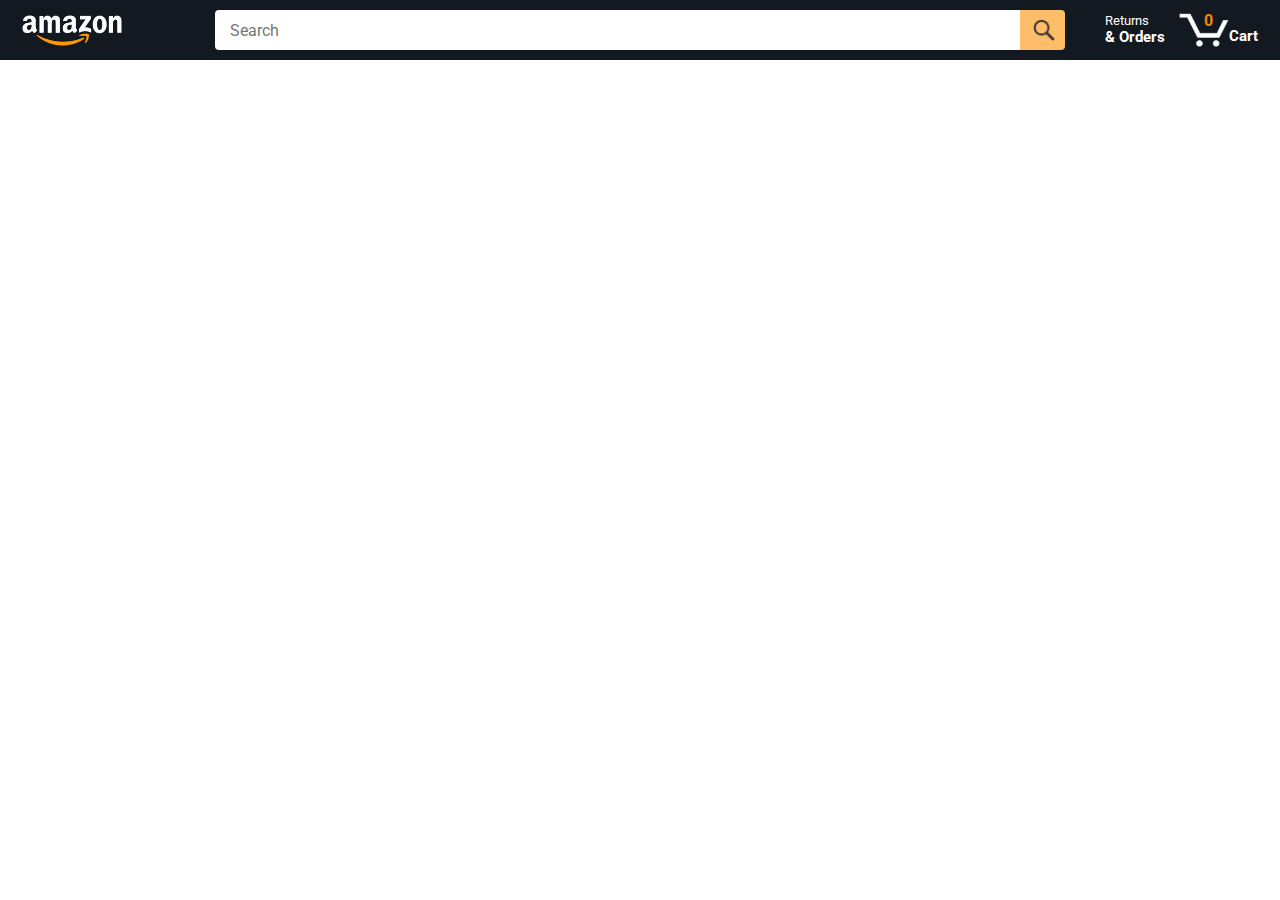
<file: amazon.html>
<!DOCTYPE html>
<html>
  <head>
    <title>Amazon Project</title>

    <!-- This code is needed for responsive design to work.
      (Responsive design = make the website look good on
      smaller screen sizes like a phone or a tablet). -->
    <meta name="viewport" content="width=device-width, initial-scale=1">

    <!-- Load a font called Roboto from Google Fonts. -->
    <link rel="preconnect" href="https://fonts.googleapis.com">
    <link rel="preconnect" href="https://fonts.gstatic.com" crossorigin>
    <link href="https://fonts.googleapis.com/css2?family=Roboto:wght@400;500;700&display=swap" rel="stylesheet">

    <!-- Here are the CSS files for this page. -->
    <link rel="stylesheet" href="styles/shared/general.css">
    <link rel="stylesheet" href="styles/shared/amazon-header.css">
    <link rel="stylesheet" href="styles/pages/amazon.css">
  </head>
  <body>
    <div class="amazon-header">
      <div class="amazon-header-left-section">
        <a href="amazon.html" class="header-link">
          <img class="amazon-logo"
            src="images/amazon-logo-white.png">
          <img class="amazon-mobile-logo"
            src="images/amazon-mobile-logo-white.png">
        </a>
      </div>

      <div class="amazon-header-middle-section">
        <input class="search-bar" type="text" placeholder="Search">

        <button class="search-button">
          <img class="search-icon" src="images/icons/search-icon.png">
        </button>
      </div>

      <div class="amazon-header-right-section">
        <a class="orders-link header-link" href="orders.html">
          <span class="returns-text">Returns</span>
          <span class="orders-text">& Orders</span>
        </a>

        <a class="cart-link header-link" href="checkout.html">
          <img class="cart-icon" src="images/icons/cart-icon.png">
          <div class="cart-quantity js-cart-quantity">0</div>
          <div class="cart-text">Cart</div>
        </a>
      </div>
    </div>
    
    <div class="main">
      <div class="products-grid js-products-grid"></div>
    </div>
    
    <script type="module" src="scripts/amazon.js"></script>
  </body>
</html>
</file>
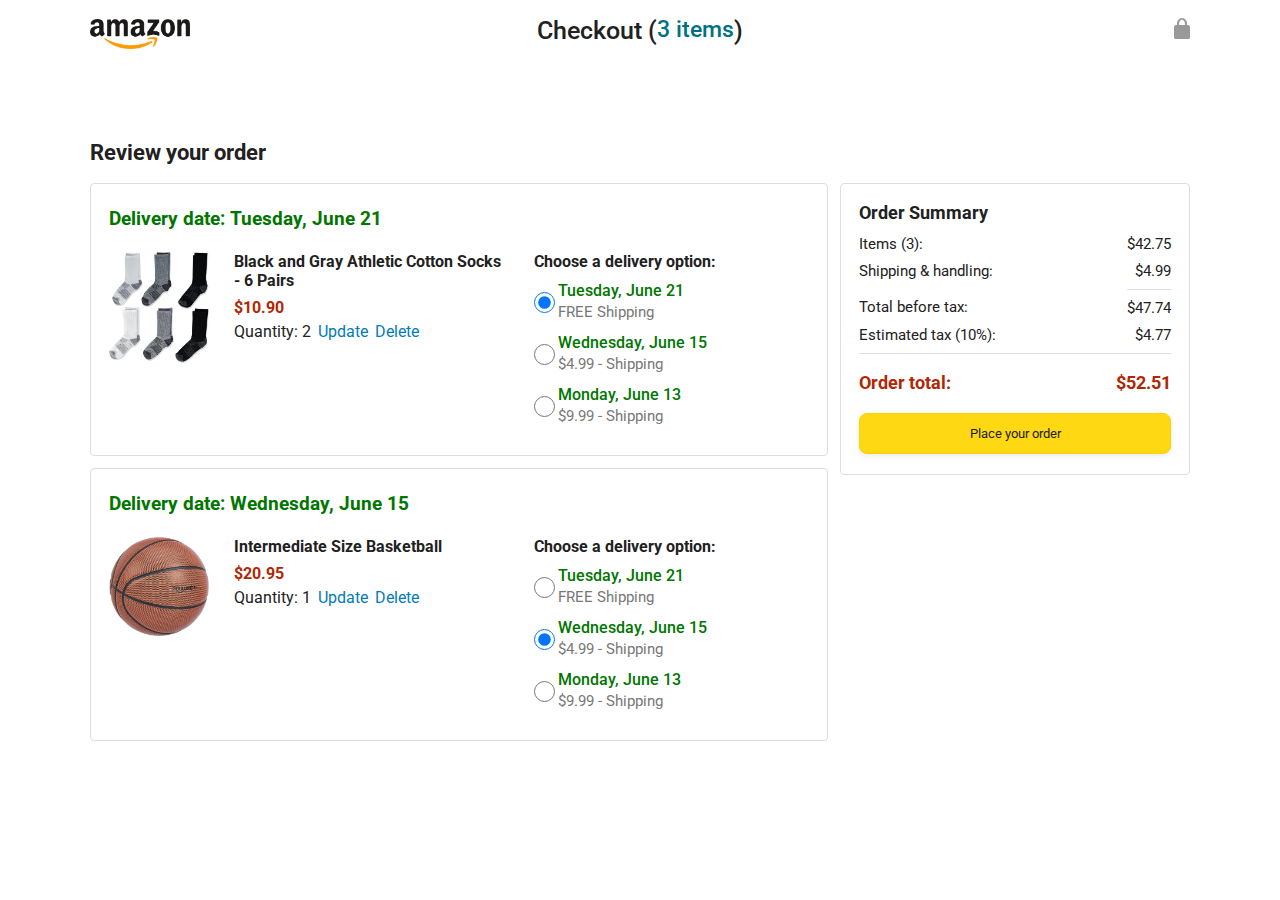
<file: checkout.html>
<!DOCTYPE html>
<html>
  <head>
    <title>Checkout</title>

    <!-- This code is needed for responsive design to work.
      (Responsive design = make the website look good on
      smaller screen sizes like a phone or a tablet). -->
    <meta name="viewport" content="width=device-width, initial-scale=1">

    <!-- Load a font called Roboto from Google Fonts. -->
    <link rel="preconnect" href="https://fonts.googleapis.com">
    <link rel="preconnect" href="https://fonts.gstatic.com" crossorigin>
    <link href="https://fonts.googleapis.com/css2?family=Roboto:wght@400;500;700&display=swap" rel="stylesheet">

    <!-- Here are the CSS files for this page. -->
    <link rel="stylesheet" href="styles/shared/general.css">
    <link rel="stylesheet" href="styles/pages/checkout/checkout-header.css">
    <link rel="stylesheet" href="styles/pages/checkout/checkout.css">
  </head>
  <body>
    <div class="checkout-header">
      <div class="header-content">
        <div class="checkout-header-left-section">
          <a href="amazon.html">
            <img class="amazon-logo" src="images/amazon-logo.png">
            <img class="amazon-mobile-logo" src="images/amazon-mobile-logo.png">
          </a>
        </div>

        <div class="checkout-header-middle-section">
          Checkout (<a class="return-to-home-link"
            href="amazon.html">3 items</a>)
        </div>

        <div class="checkout-header-right-section">
          <img src="images/icons/checkout-lock-icon.png">
        </div>
      </div>
    </div>

    <div class="main">
      <div class="page-title">Review your order</div>

      <div class="checkout-grid">
        <div class="order-summary">
          <div class="cart-item-container">
            <div class="delivery-date">
              Delivery date: Tuesday, June 21
            </div>

            <div class="cart-item-details-grid">
              <img class="product-image"
                src="images/products/athletic-cotton-socks-6-pairs.jpg">

              <div class="cart-item-details">
                <div class="product-name">
                  Black and Gray Athletic Cotton Socks - 6 Pairs
                </div>
                <div class="product-price">
                  $10.90
                </div>
                <div class="product-quantity">
                  <span>
                    Quantity: <span class="quantity-label">2</span>
                  </span>
                  <span class="update-quantity-link link-primary">
                    Update
                  </span>
                  <span class="delete-quantity-link link-primary">
                    Delete
                  </span>
                </div>
              </div>

              <div class="delivery-options">
                <div class="delivery-options-title">
                  Choose a delivery option:
                </div>
                <div class="delivery-option">
                  <input type="radio" checked
                    class="delivery-option-input"
                    name="delivery-option-1">
                  <div>
                    <div class="delivery-option-date">
                      Tuesday, June 21
                    </div>
                    <div class="delivery-option-price">
                      FREE Shipping
                    </div>
                  </div>
                </div>
                <div class="delivery-option">
                  <input type="radio"
                    class="delivery-option-input"
                    name="delivery-option-1">
                  <div>
                    <div class="delivery-option-date">
                      Wednesday, June 15
                    </div>
                    <div class="delivery-option-price">
                      $4.99 - Shipping
                    </div>
                  </div>
                </div>
                <div class="delivery-option">
                  <input type="radio"
                    class="delivery-option-input"
                    name="delivery-option-1">
                  <div>
                    <div class="delivery-option-date">
                      Monday, June 13
                    </div>
                    <div class="delivery-option-price">
                      $9.99 - Shipping
                    </div>
                  </div>
                </div>
              </div>
            </div>
          </div>

          <div class="cart-item-container">
            <div class="delivery-date">
              Delivery date: Wednesday, June 15
            </div>

            <div class="cart-item-details-grid">
              <img class="product-image"
                src="images/products/intermediate-composite-basketball.jpg">

              <div class="cart-item-details">
                <div class="product-name">
                  Intermediate Size Basketball
                </div>
                <div class="product-price">
                  $20.95
                </div>
                <div class="product-quantity">
                  <span>
                    Quantity: <span class="quantity-label">1</span>
                  </span>
                  <span class="update-quantity-link link-primary">
                    Update
                  </span>
                  <span class="delete-quantity-link link-primary">
                    Delete
                  </span>
                </div>
              </div>

              <div class="delivery-options">
                <div class="delivery-options-title">
                  Choose a delivery option:
                </div>

                <div class="delivery-option">
                  <input type="radio" class="delivery-option-input"
                    name="delivery-option-2">
                  <div>
                    <div class="delivery-option-date">
                      Tuesday, June 21
                    </div>
                    <div class="delivery-option-price">
                      FREE Shipping
                    </div>
                  </div>
                </div>
                <div class="delivery-option">
                  <input type="radio" checked class="delivery-option-input"
                    name="delivery-option-2">
                  <div>
                    <div class="delivery-option-date">
                      Wednesday, June 15
                    </div>
                    <div class="delivery-option-price">
                      $4.99 - Shipping
                    </div>
                  </div>
                </div>
                <div class="delivery-option">
                  <input type="radio" class="delivery-option-input"
                    name="delivery-option-2">
                  <div>
                    <div class="delivery-option-date">
                      Monday, June 13
                    </div>
                    <div class="delivery-option-price">
                      $9.99 - Shipping
                    </div>
                  </div>
                </div>
              </div>
            </div>
          </div>
        </div>

        <div class="payment-summary">
          <div class="payment-summary-title">
            Order Summary
          </div>

          <div class="payment-summary-row">
            <div>Items (3):</div>
            <div class="payment-summary-money">$42.75</div>
          </div>

          <div class="payment-summary-row">
            <div>Shipping &amp; handling:</div>
            <div class="payment-summary-money">$4.99</div>
          </div>

          <div class="payment-summary-row subtotal-row">
            <div>Total before tax:</div>
            <div class="payment-summary-money">$47.74</div>
          </div>

          <div class="payment-summary-row">
            <div>Estimated tax (10%):</div>
            <div class="payment-summary-money">$4.77</div>
          </div>

          <div class="payment-summary-row total-row">
            <div>Order total:</div>
            <div class="payment-summary-money">$52.51</div>
          </div>

          <button class="place-order-button button-primary">
            Place your order
          </button>
        </div>
      </div>
    </div>
  </body>
</html>
</file>
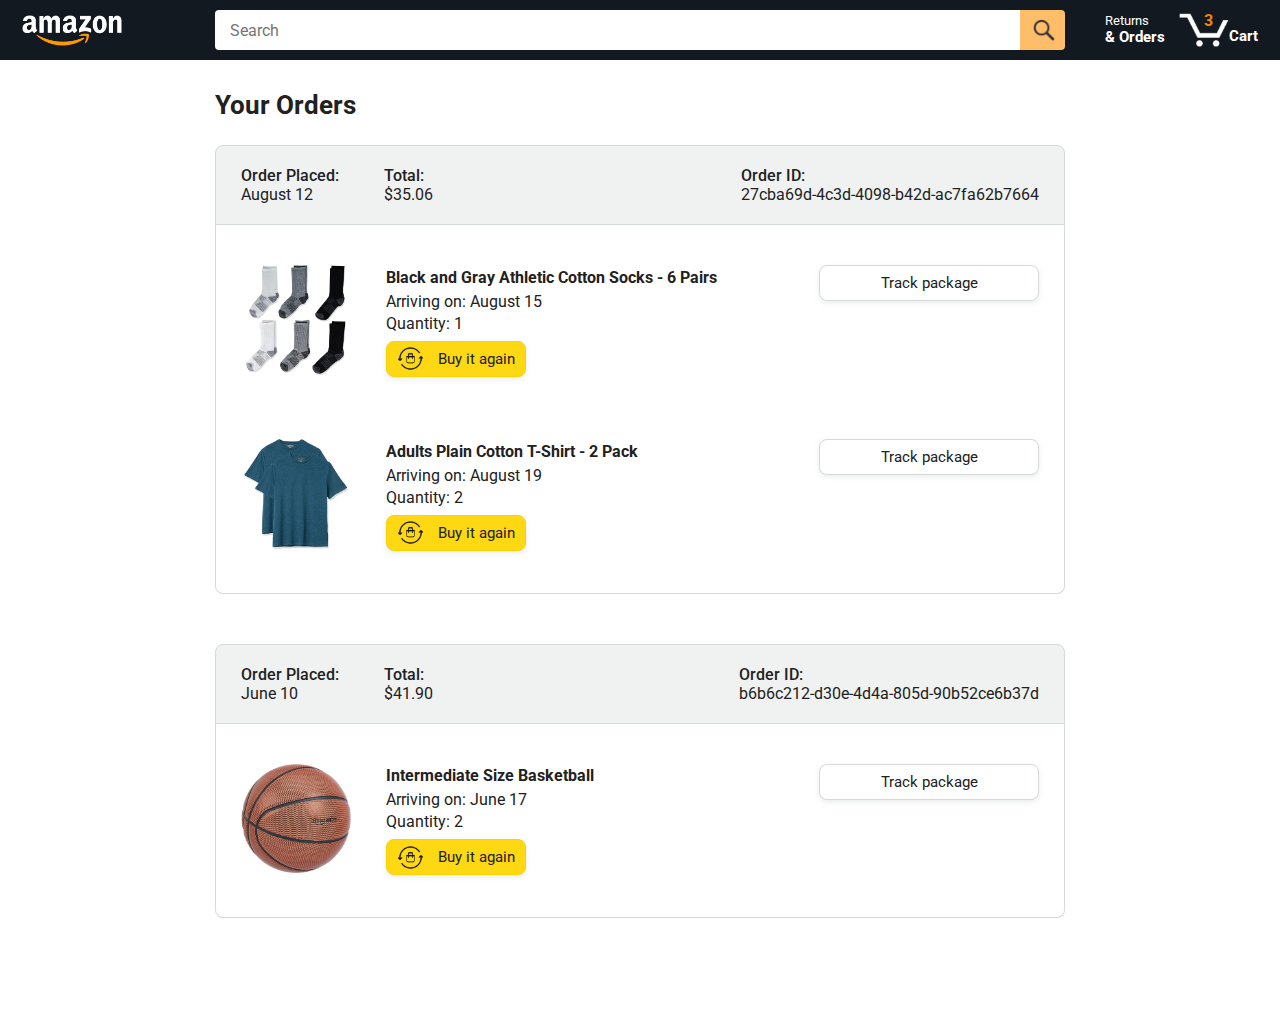
<file: orders.html>
<!DOCTYPE html>
<html>
  <head>
    <title>Orders</title>

    <!-- This code is needed for responsive design to work.
      (Responsive design = make the website look good on
      smaller screen sizes like a phone or a tablet). -->
    <meta name="viewport" content="width=device-width, initial-scale=1">

    <!-- Load a font called Roboto from Google Fonts. -->
    <link rel="preconnect" href="https://fonts.googleapis.com">
    <link rel="preconnect" href="https://fonts.gstatic.com" crossorigin>
    <link href="https://fonts.googleapis.com/css2?family=Roboto:wght@400;500;700&display=swap" rel="stylesheet">

    <!-- Here are the CSS files for this page. -->
    <link rel="stylesheet" href="styles/shared/general.css">
    <link rel="stylesheet" href="styles/shared/amazon-header.css">
    <link rel="stylesheet" href="styles/pages/orders.css">
  </head>
  <body>
    <div class="amazon-header">
      <div class="amazon-header-left-section">
        <a href="amazon.html" class="header-link">
          <img class="amazon-logo"
            src="images/amazon-logo-white.png">
          <img class="amazon-mobile-logo"
            src="images/amazon-mobile-logo-white.png">
        </a>
      </div>

      <div class="amazon-header-middle-section">
        <input class="search-bar" type="text" placeholder="Search">

        <button class="search-button">
          <img class="search-icon" src="images/icons/search-icon.png">
        </button>
      </div>

      <div class="amazon-header-right-section">
        <a class="orders-link header-link" href="orders.html">
          <span class="returns-text">Returns</span>
          <span class="orders-text">& Orders</span>
        </a>

        <a class="cart-link header-link" href="checkout.html">
          <img class="cart-icon" src="images/icons/cart-icon.png">
          <div class="cart-quantity">3</div>
          <div class="cart-text">Cart</div>
        </a>
      </div>
    </div>

    <div class="main">
      <div class="page-title">Your Orders</div>

      <div class="orders-grid">
        <div class="order-container">
          
          <div class="order-header">
            <div class="order-header-left-section">
              <div class="order-date">
                <div class="order-header-label">Order Placed:</div>
                <div>August 12</div>
              </div>
              <div class="order-total">
                <div class="order-header-label">Total:</div>
                <div>$35.06</div>
              </div>
            </div>

            <div class="order-header-right-section">
              <div class="order-header-label">Order ID:</div>
              <div>27cba69d-4c3d-4098-b42d-ac7fa62b7664</div>
            </div>
          </div>

          <div class="order-details-grid">
            <div class="product-image-container">
              <img src="images/products/athletic-cotton-socks-6-pairs.jpg">
            </div>

            <div class="product-details">
              <div class="product-name">
                Black and Gray Athletic Cotton Socks - 6 Pairs
              </div>
              <div class="product-delivery-date">
                Arriving on: August 15
              </div>
              <div class="product-quantity">
                Quantity: 1
              </div>
              <button class="buy-again-button button-primary">
                <img class="buy-again-icon" src="images/icons/buy-again.png">
                <span class="buy-again-message">Buy it again</span>
              </button>
            </div>

            <div class="product-actions">
              <a href="tracking.html">
                <button class="track-package-button button-secondary">
                  Track package
                </button>
              </a>
            </div>

            <div class="product-image-container">
              <img src="images/products/adults-plain-cotton-tshirt-2-pack-teal.jpg">
            </div>

            <div class="product-details">
              <div class="product-name">
                Adults Plain Cotton T-Shirt - 2 Pack
              </div>
              <div class="product-delivery-date">
                Arriving on: August 19
              </div>
              <div class="product-quantity">
                Quantity: 2
              </div>
              <button class="buy-again-button button-primary">
                <img class="buy-again-icon" src="images/icons/buy-again.png">
                <span class="buy-again-message">Buy it again</span>
              </button>
            </div>

            <div class="product-actions">
              <a href="tracking.html">
                <button class="track-package-button button-secondary">
                  Track package
                </button>
              </a>
            </div>
          </div>
        </div>

        <div class="order-container">

          <div class="order-header">
            <div class="order-header-left-section">
              <div class="order-date">
                <div class="order-header-label">Order Placed:</div>
                <div>June 10</div>
              </div>
              <div class="order-total">
                <div class="order-header-label">Total:</div>
                <div>$41.90</div>
              </div>
            </div>

            <div class="order-header-right-section">
              <div class="order-header-label">Order ID:</div>
              <div>b6b6c212-d30e-4d4a-805d-90b52ce6b37d</div>
            </div>
          </div>

          <div class="order-details-grid">
            <div class="product-image-container">
              <img src="images/products/intermediate-composite-basketball.jpg">
            </div>

            <div class="product-details">
              <div class="product-name">
                Intermediate Size Basketball
              </div>
              <div class="product-delivery-date">
                Arriving on: June 17
              </div>
              <div class="product-quantity">
                Quantity: 2
              </div>
              <button class="buy-again-button button-primary">
                <img class="buy-again-icon" src="images/icons/buy-again.png">
                <span class="buy-again-message">Buy it again</span>
              </button>
            </div>

            <div class="product-actions">
              <a href="tracking.html">
                <button class="track-package-button button-secondary">
                  Track package
                </button>
              </a>
            </div>
          </div>
        </div>
      </div>
    </div>
  </body>
</html>
</file>
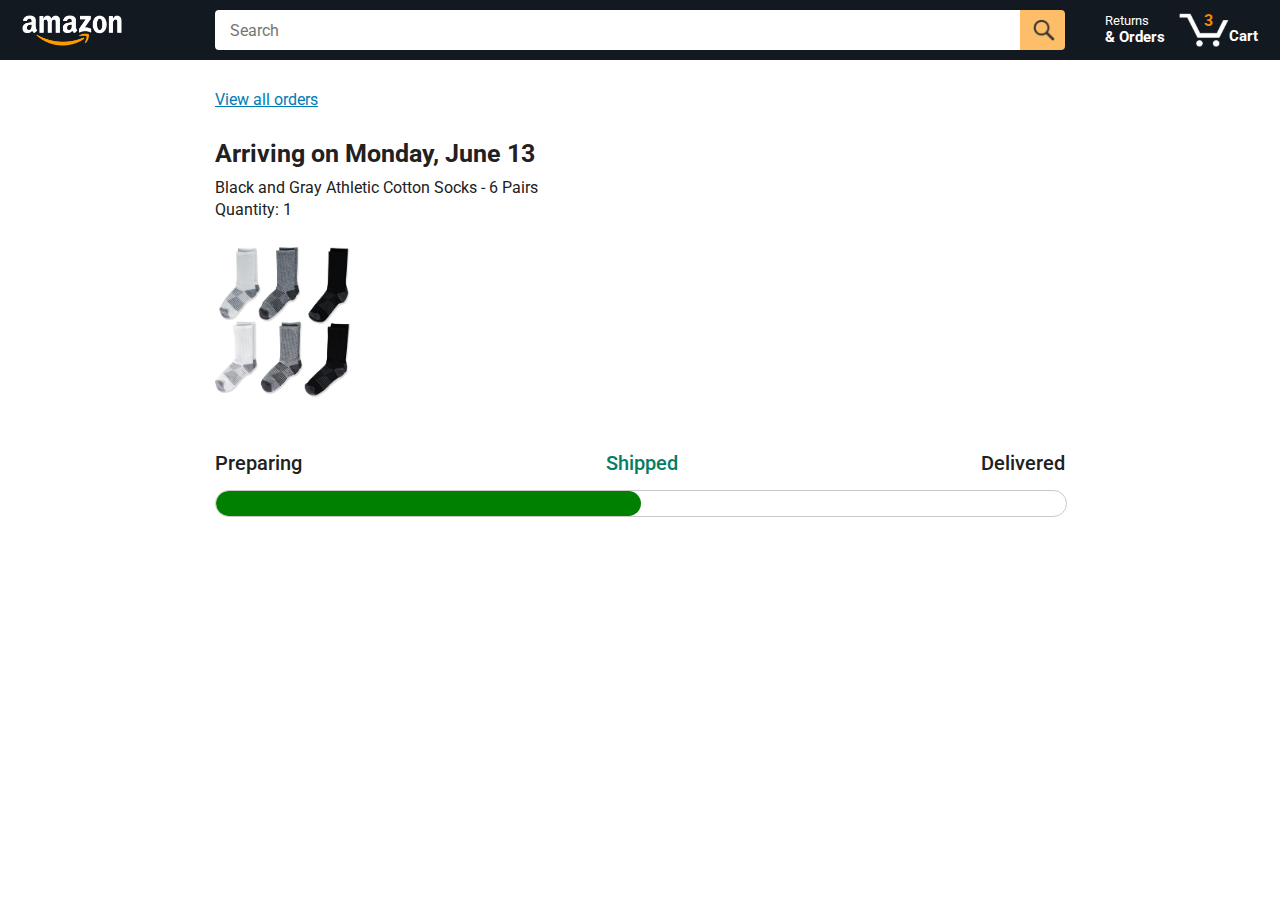
<file: tracking.html>
<!DOCTYPE html>
<html>
  <head>
    <title>Tracking</title>

    <!-- This code is needed for responsive design to work.
      (Responsive design = make the website look good on
      smaller screen sizes like a phone or a tablet). -->
    <meta name="viewport" content="width=device-width, initial-scale=1">

    <!-- Load a font called Roboto from Google Fonts. -->
    <link rel="preconnect" href="https://fonts.googleapis.com">
    <link rel="preconnect" href="https://fonts.gstatic.com" crossorigin>
    <link href="https://fonts.googleapis.com/css2?family=Roboto:wght@400;500;700&display=swap" rel="stylesheet">

    <!-- Here are the CSS files for this page. -->
    <link rel="stylesheet" href="styles/shared/general.css">
    <link rel="stylesheet" href="styles/shared/amazon-header.css">
    <link rel="stylesheet" href="styles/pages/tracking.css">
  </head>
  <body>
    <div class="amazon-header">
      <div class="amazon-header-left-section">
        <a href="amazon.html" class="header-link">
          <img class="amazon-logo"
            src="images/amazon-logo-white.png">
          <img class="amazon-mobile-logo"
            src="images/amazon-mobile-logo-white.png">
        </a>
      </div>

      <div class="amazon-header-middle-section">
        <input class="search-bar" type="text" placeholder="Search">

        <button class="search-button">
          <img class="search-icon" src="images/icons/search-icon.png">
        </button>
      </div>

      <div class="amazon-header-right-section">
        <a class="orders-link header-link" href="orders.html">
          <span class="returns-text">Returns</span>
          <span class="orders-text">& Orders</span>
        </a>

        <a class="cart-link header-link" href="checkout.html">
          <img class="cart-icon" src="images/icons/cart-icon.png">
          <div class="cart-quantity">3</div>
          <div class="cart-text">Cart</div>
        </a>
      </div>
    </div>

    <div class="main">
      <div class="order-tracking">
        <a class="back-to-orders-link link-primary" href="orders.html">
          View all orders
        </a>

        <div class="delivery-date">
          Arriving on Monday, June 13
        </div>

        <div class="product-info">
          Black and Gray Athletic Cotton Socks - 6 Pairs
        </div>

        <div class="product-info">
          Quantity: 1
        </div>

        <img class="product-image" src="images/products/athletic-cotton-socks-6-pairs.jpg">

        <div class="progress-labels-container">
          <div class="progress-label">
            Preparing
          </div>
          <div class="progress-label current-status">
            Shipped
          </div>
          <div class="progress-label">
            Delivered
          </div>
        </div>

        <div class="progress-bar-container">
          <div class="progress-bar"></div>
        </div>
      </div>
    </div>
  </body>
</html>
</file>
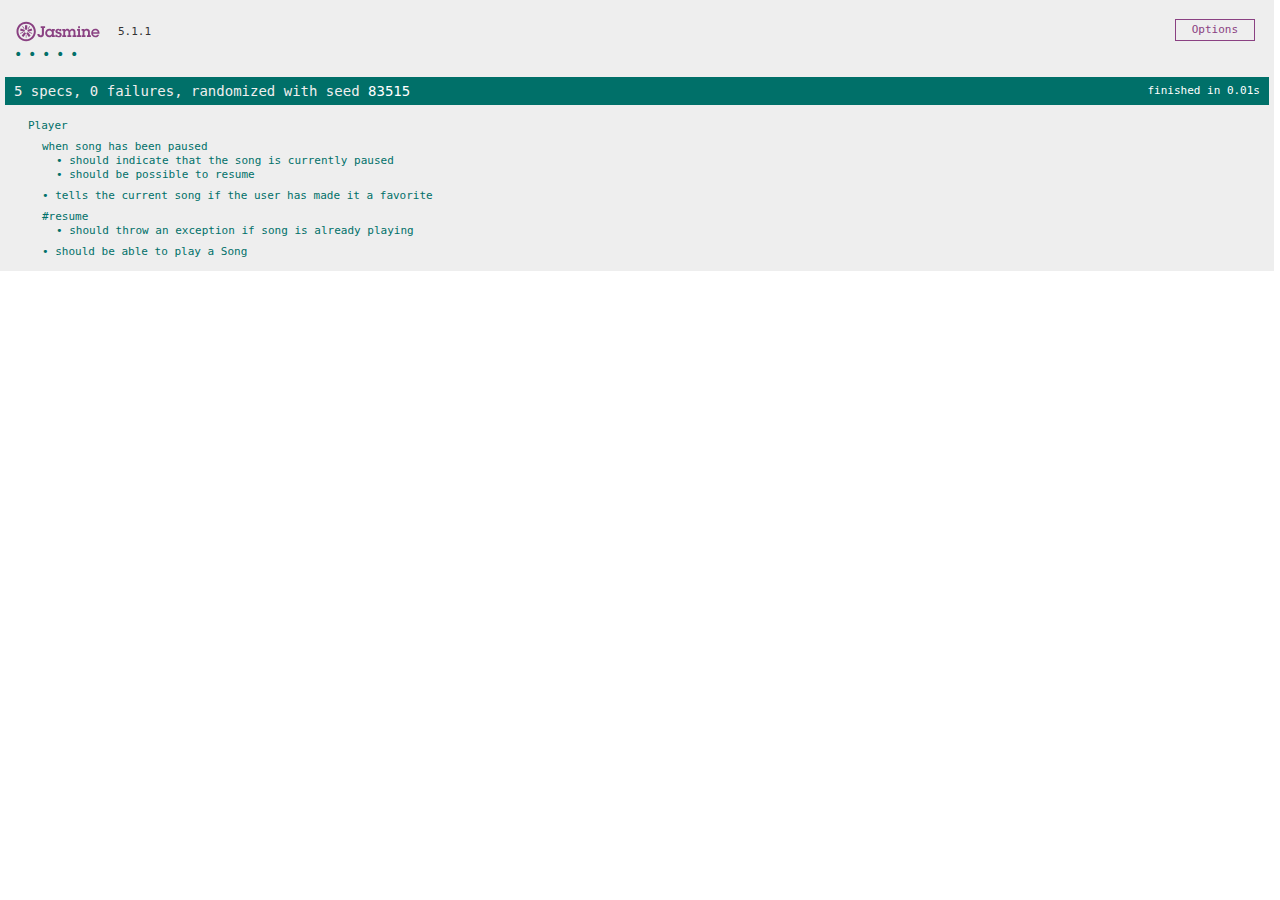
<file: tests-jasmine/SpecRunner.html>
<!DOCTYPE html>
<html>
<head>
  <meta charset="utf-8">
  <title>Jasmine Spec Runner v5.1.1</title>

  <link rel="shortcut icon" type="image/png" href="lib/jasmine-5.1.1/jasmine_favicon.png">
  <link rel="stylesheet" href="lib/jasmine-5.1.1/jasmine.css">

  <script src="lib/jasmine-5.1.1/jasmine.js"></script>
  <script src="lib/jasmine-5.1.1/jasmine-html.js"></script>
  <script src="lib/jasmine-5.1.1/boot0.js"></script>
  <!-- optional: include a file here that configures the Jasmine env -->
  <script src="lib/jasmine-5.1.1/boot1.js"></script>

  <!-- include source files here... -->
  <script src="src/Player.js"></script>
  <script src="src/Song.js"></script>

  <!-- include spec files here... -->
  <script src="spec/SpecHelper.js"></script>
  <script src="spec/PlayerSpec.js"></script>

</head>

<body>
</body>
</html>
</file>
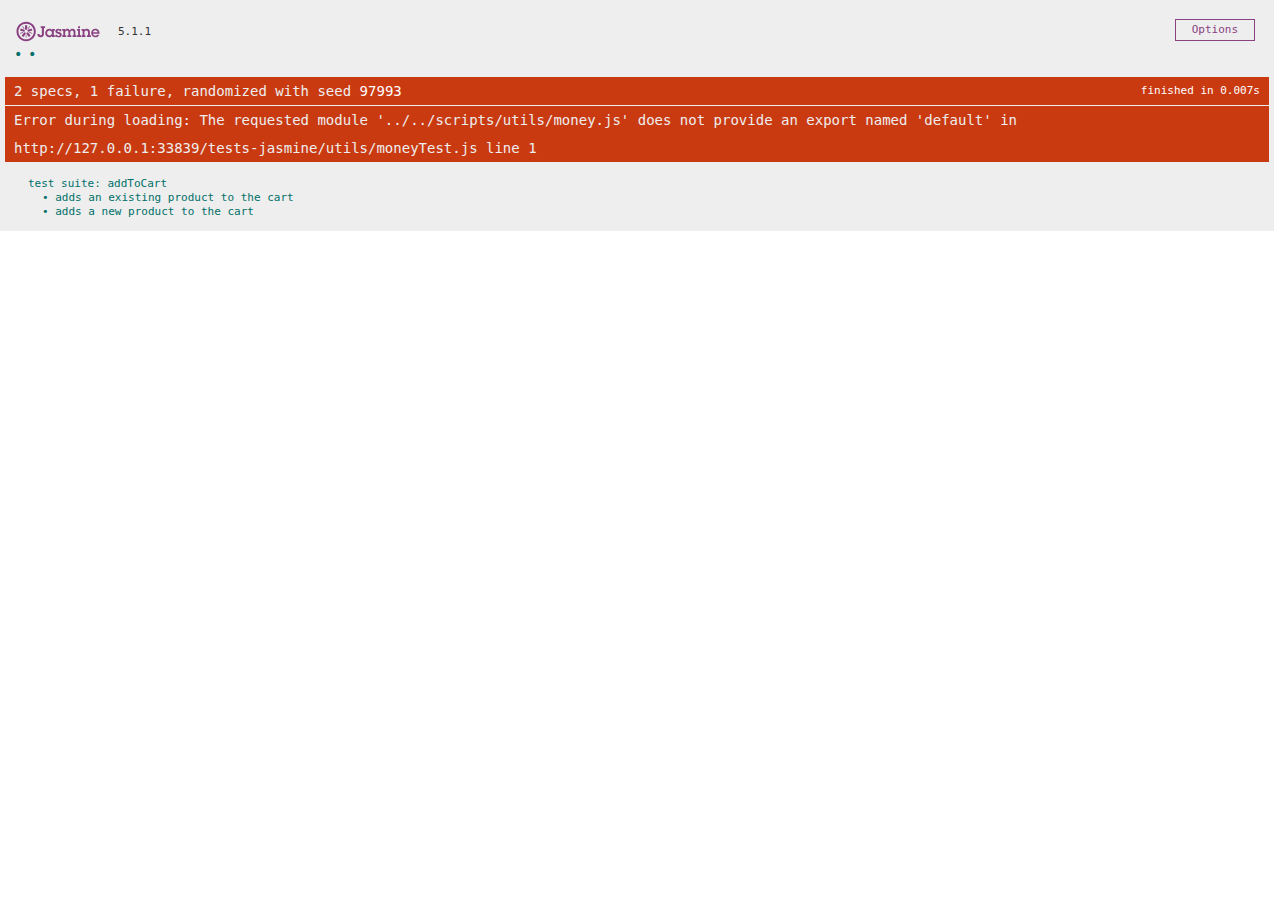
<file: tests-jasmine/tests.html>
<!DOCTYPE html>
<html lang="en">
<head>
  <meta charset="utf-8">
  <title>Jasmine Spec Runner v5.1.1</title>

  <link rel="shortcut icon" type="image/png" href="lib/jasmine-5.1.1/jasmine_favicon.png">
  <link rel="stylesheet" href="lib/jasmine-5.1.1/jasmine.css">

  <script src="lib/jasmine-5.1.1/jasmine.js"></script>
  <script src="lib/jasmine-5.1.1/jasmine-html.js"></script>
  <script src="lib/jasmine-5.1.1/boot0.js"></script>
  <!-- optional: include a file here that configures the Jasmine env -->
  <script src="lib/jasmine-5.1.1/boot1.js"></script>
  
  <script src="utils/moneyTest.js" type="module"></script>
  <script src="data/cartTest.js" type="module"></script>

</head>

<body>
</body>
</html>
</file>
<file: styles/shared/general.css>
body {
  font-family: Roboto, Arial;
  color: rgb(33, 33, 33);
  /* The <body> element has a default margin of 8px
     on all sides. This removes the default margins. */
  margin: 0;
}

/* <p> elements have a default margin on the top
   and bottom. This removes the default margins. */
p {
  margin: 0;
}

button {
  cursor: pointer;
}

select {
  cursor: pointer;
}

input, select, button {
  font-family: Roboto, Arial;
}

.button-primary {
  color: rgb(33, 33, 33);
  background-color: rgb(255, 216, 20);
  border: 1px solid rgb(252, 210, 0);
  border-radius: 8px;
  cursor: pointer;
  box-shadow: 0 2px 5px rgba(213, 217, 217, 0.5);
}

.button-primary:hover {
  background-color: rgb(247, 202, 0);
  border: 1px solid rgb(242, 194, 0);
}

.button-primary:active {
  background: rgb(255, 216, 20);
  border-color: rgb(252, 210, 0);
  box-shadow: none;
}

.button-secondary {
  color: rgb(33, 33, 33);
  background: white;
  border: 1px solid rgb(213, 217, 217);
  border-radius: 8px;
  cursor: pointer;
  box-shadow: 0 2px 5px rgba(213, 217, 217, 0.5);
}

.button-secondary:hover {
  background-color: rgb(247, 250, 250);
}

.button-secondary:active {
  background-color: rgb(237, 253, 255);
  box-shadow: none;
}

/* These styles will limit text to 2 lines. Anything
   beyond 2 lines will be replaced with "..."
   You can find this code by using an A.I. tool or by
   searching in Google.
   https://css-tricks.com/almanac/properties/l/line-clamp/ */
.limit-text-to-2-lines {
  display: -webkit-box;
  -webkit-line-clamp: 2;
  -webkit-box-orient: vertical;
  overflow: hidden;
}

.link-primary {
  color: rgb(1, 124, 182);
  cursor: pointer;
}

.link-primary:hover {
  color: rgb(196, 80, 0);
}

/* Styles for dropdown selectors. */
select {
  color: rgb(33, 33, 33);
  background-color: rgb(240, 240, 240);
  border: 1px solid rgb(213, 217, 217);
  border-radius: 8px;
  padding: 3px 5px;
  font-size: 15px;
  cursor: pointer;
  box-shadow: 0 2px 5px rgba(213, 217, 217, 0.5);
}

select:focus,
input:focus {
  outline: 2px solid rgb(255, 153, 0);
}
</file>
<file: styles/shared/amazon-header.css>
.amazon-header {
  background-color: rgb(19, 25, 33);
  color: white;
  padding-left: 15px;
  padding-right: 15px;

  display: flex;
  align-items: center;
  justify-content: space-between;

  position: fixed;
  top: 0;
  left: 0;
  right: 0;
  height: 60px;
}

.amazon-header-left-section {
  width: 180px;
}

@media (max-width: 800px) {
  .amazon-header-left-section {
    width: unset;
  }
}

.header-link {
  display: inline-block;
  padding: 6px;
  border-radius: 2px;
  cursor: pointer;
  text-decoration: none;
  border: 1px solid rgba(0, 0, 0, 0);
}

.header-link:hover {
  border: 1px solid white;
}

.amazon-logo {
  width: 100px;
  margin-top: 5px;
}

.amazon-mobile-logo {
  display: none;
}

@media (max-width: 575px) {
  .amazon-logo {
    display: none;
  }

  .amazon-mobile-logo {
    display: block;
    height: 35px;
    margin-top: 5px;
  }
}

.amazon-header-middle-section {
  flex: 1;
  max-width: 850px;
  margin-left: 10px;
  margin-right: 10px;
  display: flex;
}

.search-bar {
  flex: 1;
  width: 0;
  font-size: 16px;
  height: 38px;
  padding-left: 15px;
  border: none;
  border-top-left-radius: 4px;
  border-bottom-left-radius: 4px;
  border-top-right-radius: 0;
  border-bottom-right-radius: 0;
}

.search-button {
  background-color: rgb(254, 189, 105);
  border: none;
  width: 45px;
  height: 40px;
  border-top-right-radius: 4px;
  border-bottom-right-radius: 4px;
  flex-shrink: 0;
}

.search-icon {
  height: 22px;
  margin-left: 2px;
  margin-top: 3px;
}

.amazon-header-right-section {
  width: 180px;
  flex-shrink: 0;
  display: flex;
  justify-content: end;
}

.orders-link {
  color: white;
}

.returns-text {
  display: block;
  font-size: 13px;
}

.orders-text {
  display: block;
  font-size: 15px;
  font-weight: 700;
}

.cart-link {
  color: white;
  display: flex;
  align-items: center;
  position: relative;
}

.cart-icon {
  width: 50px;
}

.cart-text {
  margin-top: 12px;
  font-size: 15px;
  font-weight: 700;
}

.cart-quantity {
  color: rgb(240, 136, 4);
  font-size: 16px;
  font-weight: 700;

  position: absolute;
  top: 4px;
  left: 22px;
  
  width: 26px;
  text-align: center;
}
</file>
<file: styles/pages/amazon.css>
.main {
  margin-top: 60px;
}

.products-grid {
  display: grid;

  /* - In CSS Grid, 1fr means a column will take up the
       remaining space in the grid.
     - If we write 1fr 1fr ... 1fr; 8 times, this will
       divide the grid into 8 columns, each taking up an
       equal amount of the space.
     - repeat(8, 1fr); is a shortcut for repeating "1fr"
       8 times (instead of typing out "1fr" 8 times).
       repeat(...) is a special property that works with
       display: grid; */
  grid-template-columns: repeat(8, 1fr);
}

/* @media is used to create responsive design (making the
   website look good on any screen size). This @media
   means when the screen width is 2000px or less, we
   will divide the grid into 7 columns instead of 8. */
@media (max-width: 2000px) {
  .products-grid {
    grid-template-columns: repeat(7, 1fr);
  }
}

/* This @media means when the screen width is 1600px or
   less, we will divide the grid into 6 columns. */
@media (max-width: 1600px) {
  .products-grid {
    grid-template-columns: repeat(6, 1fr);
  }
}

@media (max-width: 1300px) {
  .products-grid {
    grid-template-columns: repeat(5, 1fr);
  }
}

@media (max-width: 1000px) {
  .products-grid {
    grid-template-columns: repeat(4, 1fr);
  }
}

@media (max-width: 800px) {
  .products-grid {
    grid-template-columns: repeat(3, 1fr);
  }
}

@media (max-width: 575px) {
  .products-grid {
    grid-template-columns: repeat(2, 1fr);
  }
}

@media (max-width: 450px) {
  .products-grid {
    grid-template-columns: 1fr;
  }
}

.product-container {
  padding-top: 40px;
  padding-bottom: 25px;
  padding-left: 25px;
  padding-right: 25px;

  border-right: 1px solid rgb(231, 231, 231);
  border-bottom: 1px solid rgb(231, 231, 231);

  display: flex;
  flex-direction: column;
}

.product-image-container {
  display: flex;
  justify-content: center;
  align-items: center;

  height: 180px;
  margin-bottom: 20px;
}

.product-image {
  /* Images will overflow their container by default. To
    prevent this, we set max-width and max-height to 100%
    so they stay inside their container. */
  max-width: 100%;
  max-height: 100%;
}

.product-name {
  height: 40px;
  margin-bottom: 5px;
}

.product-rating-container {
  display: flex;
  align-items: center;
  margin-bottom: 10px;
}

.product-rating-stars {
  width: 100px;
  margin-right: 6px;
}

.product-rating-count {
  color: rgb(1, 124, 182);
  cursor: pointer;
  margin-top: 3px;
}

.product-price {
  font-weight: 700;
  margin-bottom: 10px;
}

.product-quantity-container {
  margin-bottom: 17px;
}

.product-spacer {
  flex: 1;
}

.added-to-cart {
  color: rgb(6, 125, 98);
  font-size: 16px;

  display: flex;
  align-items: center;
  margin-bottom: 8px;

  /* At first, the "Added to cart" message will
     be invisible. Use JavaScript to change the
     opacity and make it visible. */
  opacity: 0;
}

.added-to-cart img {
  height: 20px;
  margin-right: 5px;
}

.add-to-cart-button {
  width: 100%;
  padding: 8px;
  border-radius: 50px;
}
</file>
<file: styles/pages/checkout/checkout-header.css>
.checkout-header {
  height: 60px;
  padding-left: 30px;
  padding-right: 30px;
  background-color: white;

  display: flex;
  justify-content: center;

  position: fixed;
  top: 0;
  left: 0;
  right: 0;
  z-index: 1000;
}

.header-content {
  width: 100%;
  max-width: 1100px;

  display: flex;
  align-items: center;
}

.checkout-header-left-section {
  width: 150px;
}

.amazon-logo {
  width: 100px;
  margin-top: 12px;
}

.amazon-mobile-logo {
  display: none;
}

/* @media is used to create responsive design (making the
   website look good on any screen size). This @media
   means when the screen width is 575px or less, different
   styles (inside the {...}) will be applied. */
@media (max-width: 575px) {
  .checkout-header-left-section {
    width: auto;
  }

  .amazon-logo {
    display: none;
  }

  .amazon-mobile-logo {
    display: inline-block;
    height: 35px;
    margin-top: 5px;
  }
}

.checkout-header-middle-section {
  flex: 1;
  flex-shrink: 0;
  text-align: center;

  font-size: 25px;
  font-weight: 500;

  display: flex;
  justify-content: center;
}

.return-to-home-link {
  color: rgb(0, 113, 133);
  font-size: 23px;
  text-decoration: none;
  cursor: pointer;
}

@media (max-width: 1000px) {
  .checkout-header-middle-section {
    font-size: 20px;
    margin-right: 60px;
  }

  .return-to-home-link {
    font-size: 18px;
  }
}

@media (max-width: 575px) {
  .checkout-header-middle-section {
    margin-right: 5px;
  }
}

.checkout-header-right-section {
  text-align: right;
  width: 150px;
}

@media (max-width: 1000px) {
  .checkout-header-right-section {
    width: auto;
  }
}
</file>
<file: styles/pages/checkout/checkout.css>
.main {
  max-width: 1100px;
  padding-left: 30px;
  padding-right: 30px;

  margin-top: 140px;
  margin-bottom: 100px;

  /* margin-left: auto;
     margin-right auto;
     Is a trick for centering an element horizontally
     without needing a container. */
  margin-left: auto;
  margin-right: auto;
}

.page-title {
  font-weight: 700;
  font-size: 22px;
  margin-bottom: 18px;
}

.checkout-grid {
  display: grid;
  /* Here, 1fr means the first column will take
     up the remaining space in the grid. */
  grid-template-columns: 1fr 350px;
  column-gap: 12px;

  /* Use align-items: start; to prevent the elements
     in the grid from stretching vertically. */
  align-items: start;
}

@media (max-width: 1000px) {
  .main {
    max-width: 500px;
  }

  .checkout-grid {
    grid-template-columns: 1fr;
  }
}

.cart-item-container,
.payment-summary {
  border: 1px solid rgb(222, 222, 222);
  border-radius: 4px;
  padding: 18px;
}

.cart-item-container {
  margin-bottom: 12px;
}

.payment-summary {
  padding-bottom: 5px;
}

@media (max-width: 1000px) {
  .payment-summary {
    /* grid-row: 1 means this element will be placed into row
      1 in the grid. (Normally, the row that an element is
      placed in is determined by the order of the elements in
      the HTML. grid-row overrides this default ordering). */
    grid-row: 1;
    margin-bottom: 12px;
  }
}

.delivery-date {
  color: rgb(0, 118, 0);
  font-weight: 700;
  font-size: 19px;
  margin-top: 5px;
  margin-bottom: 22px;
}

.cart-item-details-grid {
  display: grid;
  /* 100px 1fr 1fr; means the 2nd and 3rd column will
     take up half the remaining space in the grid
     (they will divide up the remaining space evenly). */
  grid-template-columns: 100px 1fr 1fr;
  column-gap: 25px;
}

@media (max-width: 1000px) {
  .cart-item-details-grid {
    grid-template-columns: 100px 1fr;
    row-gap: 30px;
  }
}

.product-image {
  max-width: 100%;
  max-height: 120px;

  /* margin-left: auto;
     margin-right auto;
     Is a trick for centering an element horizontally
     without needing a container. */
  margin-left: auto;
  margin-right: auto;
}

.product-name {
  font-weight: 700;
  margin-bottom: 8px;
}

.product-price {
  color: rgb(177, 39, 4);
  font-weight: 700;
  margin-bottom: 5px;
}

.product-quantity .link-primary {
  margin-left: 3px;
}

@media (max-width: 1000px) {
  .delivery-options {
    /* grid-column: 1 means this element will be placed
       in column 1 in the grid. (Normally, the column that
       an element is placed in is determined by the order
       of the elements in the HTML. grid-column overrides
       this default ordering).
       
       / span 2 means this element will take up 2 columns
       in the grid (Normally, each element takes up 1
       column in the grid). */
    grid-column: 1 / span 2;
  }
}

.delivery-options-title {
  font-weight: 700;
  margin-bottom: 10px;
}

.delivery-option {
  display: grid;
  grid-template-columns: 24px 1fr;
  margin-bottom: 12px;
  cursor: pointer;
}

.delivery-option-input {
  margin-left: 0px;
  cursor: pointer;
}

.delivery-option-date {
  color: rgb(0, 118, 0);
  font-weight: 500;
  margin-bottom: 3px;
}

.delivery-option-price {
  color: rgb(120, 120, 120);
  font-size: 15px;
}

.payment-summary-title {
  font-weight: 700;
  font-size: 18px;
  margin-bottom: 12px;
}

.payment-summary-row {
  display: grid;
  /* 1fr auto; means the width of the 2nd column will be
     determined by the elements inside the column (auto).
     The 1st column will take up the remaining space. */
  grid-template-columns: 1fr auto;

  font-size: 15px;
  margin-bottom: 9px;
}

.payment-summary-money {
  text-align: right;
}

.subtotal-row .payment-summary-money {
  border-top: 1px solid rgb(222, 222, 222);
}

.subtotal-row div {
  padding-top: 9px;
}

.total-row {
  color: rgb(177, 39, 4);
  font-weight: 700;
  font-size: 18px;

  border-top: 1px solid rgb(222, 222, 222);
  padding-top: 18px;
}

.place-order-button {
  width: 100%;
  padding-top: 12px;
  padding-bottom: 12px;
  border-radius: 8px;

  margin-top: 11px;
  margin-bottom: 15px;
}
</file>
<file: styles/pages/orders.css>
.main {
  max-width: 850px;
  margin-top: 90px;
  margin-bottom: 100px;
  padding-left: 20px;
  padding-right: 20px;

  /* margin-left: auto;
     margin-right auto;
     Is a trick for centering an element horizontally
     without needing a container. */
  margin-left: auto;
  margin-right: auto;
}

.page-title {
  font-weight: 700;
  font-size: 26px;
  margin-bottom: 25px;
}

.orders-grid {
  display: grid;
  grid-template-columns: 1fr;
  row-gap: 50px;
}

.order-header {
  background-color: rgb(240, 242, 242);
  border: 1px solid rgb(213, 217, 217);

  display: flex;
  align-items: center;
  justify-content: space-between;

  padding: 20px 25px;
  border-top-left-radius: 8px;
  border-top-right-radius: 8px;
}

.order-header-left-section {
  display: flex;
  flex-shrink: 0;
}

.order-header-label {
  font-weight: 500;
}

.order-date,
.order-total {
  margin-right: 45px;
}

.order-header-right-section {
  flex-shrink: 1;
}

@media (max-width: 575px) {
  .order-header {
    flex-direction: column;
    align-items: start;
    line-height: 23px;
    padding: 15px;
  }

  .order-header-left-section {
    flex-direction: column;
  }

  .order-header-label {
    margin-right: 5px;
  }

  .order-date,
  .order-total {
    display: grid;
    grid-template-columns: auto 1fr;
    margin-right: 0;
  }

  .order-header-right-section {
    display: grid;
    grid-template-columns: auto 1fr;
  }
}

.order-details-grid {
  padding: 40px 25px;
  border: 1px solid rgb(213, 217, 217);
  border-top: none;
  border-bottom-left-radius: 8px;
  border-bottom-right-radius: 8px;

  display: grid;
  grid-template-columns: 110px 1fr 220px;
  column-gap: 35px;
  row-gap: 60px;
  align-items: center;
}

@media (max-width: 800px) {
  .order-details-grid {
    grid-template-columns: 110px 1fr;
    row-gap: 0;
    padding-bottom: 8px;
  }
}

@media (max-width: 450px) {
  .order-details-grid {
    grid-template-columns: 1fr;
  }
}

.product-image-container {
  text-align: center;
}

.product-image-container img {
  max-width: 110px;
  max-height: 110px;
}

.product-name {
  font-weight: 700;
  margin-bottom: 5px;
}

.product-delivery-date {
  margin-bottom: 3px;
}

.product-quantity {
  margin-bottom: 8px;
}

.buy-again-button {
  font-size: 15px;
  width: 140px;
  height: 36px;
  border-radius: 8px;

  display: flex;
  align-items: center;
  justify-content: center;
}

.buy-again-icon {
  width: 25px;
  margin-right: 15px;
}

.product-actions {
  align-self: start;
}

.track-package-button {
  width: 100%;
  font-size: 15px;
  padding: 8px;
}

@media (max-width: 800px) {
  .buy-again-button {
    margin-bottom: 10px;
  }

  .product-actions {
    /* grid-column: 2 means this element will be placed
       in column 2 in the grid. (Normally, the column that
       an element is placed in is determined by the order
       of the elements in the HTML. grid-column overrides
       this default ordering). */
    grid-column: 2;
    margin-bottom: 30px;
  }

  .track-package-button {
    width: 140px;
  }
}

@media (max-width: 450px) {
  .product-image-container {
    text-align: center;
    margin-bottom: 25px;
  }

  .product-image-container img {
    max-width: 150px;
    max-height: 150px;
  }

  .product-name {
    margin-bottom: 10px;
  }

  .product-quantity {
    margin-bottom: 15px;
  }

  .buy-again-button {
    width: 100%;
    margin-bottom: 15px;
  }

  .product-actions {
    /* grid-column: auto; undos grid-column: 2; from above.
       This element will now be placed in its normal column
       in the grid. */
    grid-column: auto;
    margin-bottom: 70px;
  }

  .track-package-button {
    width: 100%;
    padding: 12px;
  }
}
</file>
<file: styles/pages/tracking.css>
.main {
  max-width: 850px;
  margin-top: 90px;
  margin-bottom: 100px;
  padding-left: 30px;
  padding-right: 30px;

  /* margin-left: auto;
     margin-right auto;
     Is a trick for centering an element horizontally
     without needing a container. */
  margin-left: auto;
  margin-right: auto;
}

.back-to-orders-link {
  display: inline-block;
  margin-bottom: 30px;
}

.delivery-date {
  font-size: 25px;
  font-weight: 700;
  margin-bottom: 10px;
}

.product-info {
  margin-bottom: 3px;
}

.product-image {
  max-width: 150px;
  max-height: 150px;
  margin-top: 25px;
  margin-bottom: 50px;
}

.progress-labels-container {
  display: flex;
  justify-content: space-between;
  font-size: 20px;
  font-weight: 500;
  margin-bottom: 15px;
}

.current-status {
  color: rgb(6, 125, 98);
}

@media (max-width: 575px) {
  .progress-labels-container {
    font-size: 16px;
  }
}

@media (max-width: 450px) {
  .progress-labels-container {
    flex-direction: column;
    margin-bottom: 5px;
  }

  .progress-label {
    margin-bottom: 3px;
  }
}

.progress-bar-container {
  height: 25px;
  width: 100%;

  border: 1px solid rgb(200, 200, 200);
  border-radius: 50px;
  overflow: hidden;
}

.progress-bar {
  height: 100%;
  background-color: green;
  border-radius: 50px;
  width: 50%;
}
</file>
<file: tests-jasmine/lib/jasmine-5.1.1/jasmine.css>
@charset "UTF-8";
body {
  overflow-y: scroll;
}

.jasmine_html-reporter {
  width: 100%;
  background-color: #eee;
  padding: 5px;
  margin: -8px;
  font-size: 11px;
  font-family: Monaco, "Lucida Console", monospace;
  line-height: 14px;
  color: #333;
}
.jasmine_html-reporter a {
  text-decoration: none;
}
.jasmine_html-reporter a:hover {
  text-decoration: underline;
}
.jasmine_html-reporter p, .jasmine_html-reporter h1, .jasmine_html-reporter h2, .jasmine_html-reporter h3, .jasmine_html-reporter h4, .jasmine_html-reporter h5, .jasmine_html-reporter h6 {
  margin: 0;
  line-height: 14px;
}
.jasmine_html-reporter .jasmine-banner,
.jasmine_html-reporter .jasmine-symbol-summary,
.jasmine_html-reporter .jasmine-summary,
.jasmine_html-reporter .jasmine-result-message,
.jasmine_html-reporter .jasmine-spec .jasmine-description,
.jasmine_html-reporter .jasmine-spec-detail .jasmine-description,
.jasmine_html-reporter .jasmine-alert .jasmine-bar,
.jasmine_html-reporter .jasmine-stack-trace {
  padding-left: 9px;
  padding-right: 9px;
}
.jasmine_html-reporter .jasmine-banner {
  position: relative;
}
.jasmine_html-reporter .jasmine-banner .jasmine-title {
  background: url("[data-uri]") no-repeat;
  background: url("[data-uri]") no-repeat, none;
  background-size: 100%;
  display: block;
  float: left;
  width: 90px;
  height: 25px;
}
.jasmine_html-reporter .jasmine-banner .jasmine-version {
  margin-left: 14px;
  position: relative;
  top: 6px;
}
.jasmine_html-reporter #jasmine_content {
  position: fixed;
  right: 100%;
}
.jasmine_html-reporter .jasmine-banner {
  margin-top: 14px;
}
.jasmine_html-reporter .jasmine-duration {
  color: #fff;
  float: right;
  line-height: 28px;
  padding-right: 9px;
}
.jasmine_html-reporter .jasmine-symbol-summary {
  overflow: hidden;
  margin: 14px 0;
}
.jasmine_html-reporter .jasmine-symbol-summary li {
  display: inline-block;
  height: 10px;
  width: 14px;
  font-size: 16px;
}
.jasmine_html-reporter .jasmine-symbol-summary li.jasmine-passed {
  font-size: 14px;
}
.jasmine_html-reporter .jasmine-symbol-summary li.jasmine-passed:before {
  color: #007069;
  content: "•";
}
.jasmine_html-reporter .jasmine-symbol-summary li.jasmine-failed {
  line-height: 9px;
}
.jasmine_html-reporter .jasmine-symbol-summary li.jasmine-failed:before {
  color: #ca3a11;
  content: "×";
  font-weight: bold;
  margin-left: -1px;
}
.jasmine_html-reporter .jasmine-symbol-summary li.jasmine-excluded {
  font-size: 14px;
}
.jasmine_html-reporter .jasmine-symbol-summary li.jasmine-excluded:before {
  color: #bababa;
  content: "•";
}
.jasmine_html-reporter .jasmine-symbol-summary li.jasmine-excluded-no-display {
  font-size: 14px;
  display: none;
}
.jasmine_html-reporter .jasmine-symbol-summary li.jasmine-pending {
  line-height: 17px;
}
.jasmine_html-reporter .jasmine-symbol-summary li.jasmine-pending:before {
  color: #ba9d37;
  content: "*";
}
.jasmine_html-reporter .jasmine-symbol-summary li.jasmine-empty {
  font-size: 14px;
}
.jasmine_html-reporter .jasmine-symbol-summary li.jasmine-empty:before {
  color: #ba9d37;
  content: "•";
}
.jasmine_html-reporter .jasmine-run-options {
  float: right;
  margin-right: 5px;
  border: 1px solid #8a4182;
  color: #8a4182;
  position: relative;
  line-height: 20px;
}
.jasmine_html-reporter .jasmine-run-options .jasmine-trigger {
  cursor: pointer;
  padding: 8px 16px;
}
.jasmine_html-reporter .jasmine-run-options .jasmine-payload {
  position: absolute;
  display: none;
  right: -1px;
  border: 1px solid #8a4182;
  background-color: #eee;
  white-space: nowrap;
  padding: 4px 8px;
}
.jasmine_html-reporter .jasmine-run-options .jasmine-payload.jasmine-open {
  display: block;
}
.jasmine_html-reporter .jasmine-bar {
  line-height: 28px;
  font-size: 14px;
  display: block;
  color: #eee;
}
.jasmine_html-reporter .jasmine-bar.jasmine-failed, .jasmine_html-reporter .jasmine-bar.jasmine-errored {
  background-color: #ca3a11;
  border-bottom: 1px solid #eee;
}
.jasmine_html-reporter .jasmine-bar.jasmine-passed {
  background-color: #007069;
}
.jasmine_html-reporter .jasmine-bar.jasmine-incomplete {
  background-color: #bababa;
}
.jasmine_html-reporter .jasmine-bar.jasmine-skipped {
  background-color: #bababa;
}
.jasmine_html-reporter .jasmine-bar.jasmine-warning {
  margin-top: 14px;
  margin-bottom: 14px;
  background-color: #ba9d37;
  color: #333;
}
.jasmine_html-reporter .jasmine-bar.jasmine-menu {
  background-color: #fff;
  color: #000;
}
.jasmine_html-reporter .jasmine-bar.jasmine-menu a {
  color: blue;
  text-decoration: underline;
}
.jasmine_html-reporter .jasmine-bar a {
  color: white;
}
.jasmine_html-reporter.jasmine-spec-list .jasmine-bar.jasmine-menu.jasmine-failure-list,
.jasmine_html-reporter.jasmine-spec-list .jasmine-results .jasmine-failures {
  display: none;
}
.jasmine_html-reporter.jasmine-failure-list .jasmine-bar.jasmine-menu.jasmine-spec-list,
.jasmine_html-reporter.jasmine-failure-list .jasmine-summary {
  display: none;
}
.jasmine_html-reporter .jasmine-results {
  margin-top: 14px;
}
.jasmine_html-reporter .jasmine-summary {
  margin-top: 14px;
}
.jasmine_html-reporter .jasmine-summary ul {
  list-style-type: none;
  margin-left: 14px;
  padding-top: 0;
  padding-left: 0;
}
.jasmine_html-reporter .jasmine-summary ul.jasmine-suite {
  margin-top: 7px;
  margin-bottom: 7px;
}
.jasmine_html-reporter .jasmine-summary li.jasmine-passed a {
  color: #007069;
}
.jasmine_html-reporter .jasmine-summary li.jasmine-failed a {
  color: #ca3a11;
}
.jasmine_html-reporter .jasmine-summary li.jasmine-empty a {
  color: #ba9d37;
}
.jasmine_html-reporter .jasmine-summary li.jasmine-pending a {
  color: #ba9d37;
}
.jasmine_html-reporter .jasmine-summary li.jasmine-excluded a {
  color: #bababa;
}
.jasmine_html-reporter .jasmine-specs li.jasmine-passed a:before {
  content: "• ";
}
.jasmine_html-reporter .jasmine-specs li.jasmine-failed a:before {
  content: "× ";
}
.jasmine_html-reporter .jasmine-specs li.jasmine-empty a:before {
  content: "* ";
}
.jasmine_html-reporter .jasmine-specs li.jasmine-pending a:before {
  content: "• ";
}
.jasmine_html-reporter .jasmine-specs li.jasmine-excluded a:before {
  content: "• ";
}
.jasmine_html-reporter .jasmine-description + .jasmine-suite {
  margin-top: 0;
}
.jasmine_html-reporter .jasmine-suite {
  margin-top: 14px;
}
.jasmine_html-reporter .jasmine-suite a {
  color: #333;
}
.jasmine_html-reporter .jasmine-failures .jasmine-spec-detail {
  margin-bottom: 28px;
}
.jasmine_html-reporter .jasmine-failures .jasmine-spec-detail .jasmine-description {
  background-color: #ca3a11;
  color: white;
}
.jasmine_html-reporter .jasmine-failures .jasmine-spec-detail .jasmine-description a {
  color: white;
}
.jasmine_html-reporter .jasmine-result-message {
  padding-top: 14px;
  color: #333;
  white-space: pre-wrap;
}
.jasmine_html-reporter .jasmine-result-message span.jasmine-result {
  display: block;
}
.jasmine_html-reporter .jasmine-stack-trace {
  margin: 5px 0 0 0;
  max-height: 224px;
  overflow: auto;
  line-height: 18px;
  color: #666;
  border: 1px solid #ddd;
  background: white;
  white-space: pre;
}
.jasmine_html-reporter .jasmine-expander a {
  display: block;
  margin-left: 14px;
  color: blue;
  text-decoration: underline;
}
.jasmine_html-reporter .jasmine-expander-contents {
  display: none;
}
.jasmine_html-reporter .jasmine-expanded {
  padding-bottom: 10px;
}
.jasmine_html-reporter .jasmine-expanded .jasmine-expander-contents {
  display: block;
  margin-left: 14px;
  padding: 5px;
}
.jasmine_html-reporter .jasmine-debug-log {
  margin: 5px 0 0 0;
  padding: 5px;
  color: #666;
  border: 1px solid #ddd;
  background: white;
}
.jasmine_html-reporter .jasmine-debug-log table {
  border-spacing: 0;
}
.jasmine_html-reporter .jasmine-debug-log table, .jasmine_html-reporter .jasmine-debug-log th, .jasmine_html-reporter .jasmine-debug-log td {
  border: 1px solid #ddd;
}
</file>
